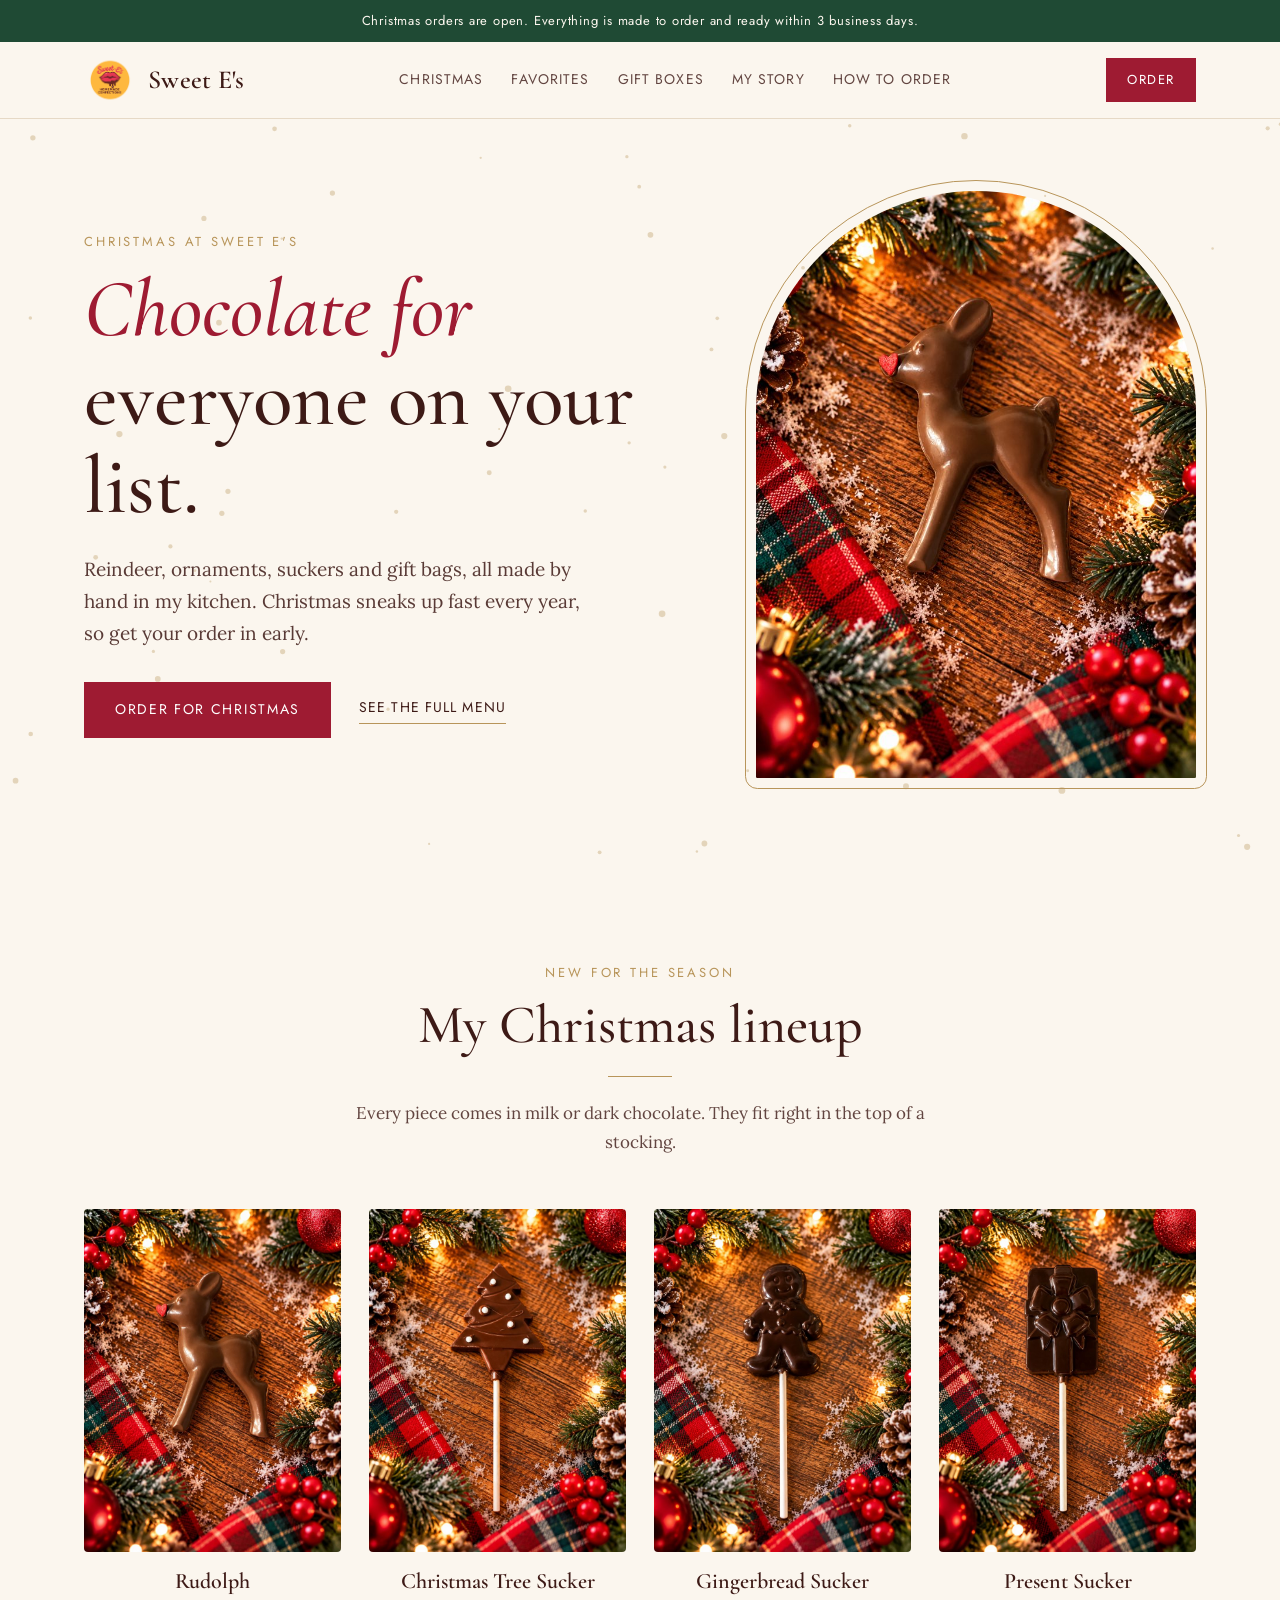
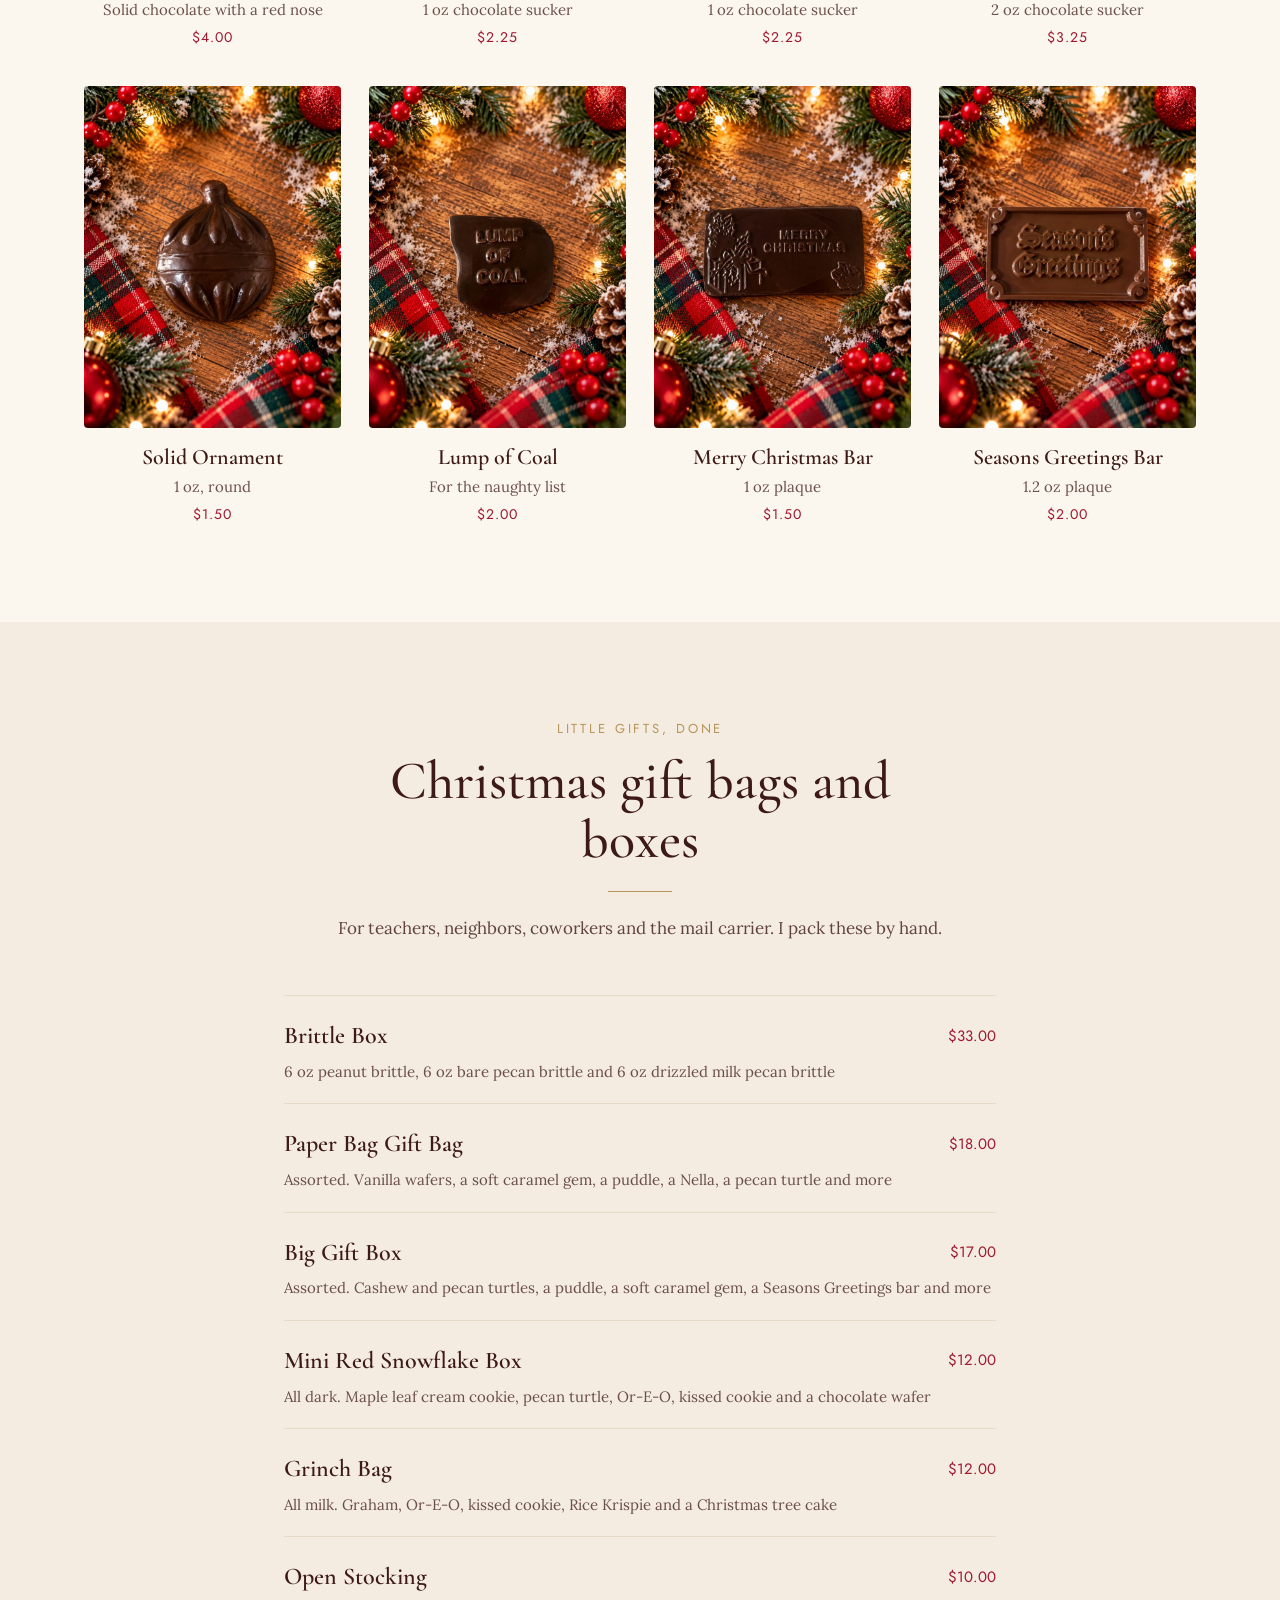
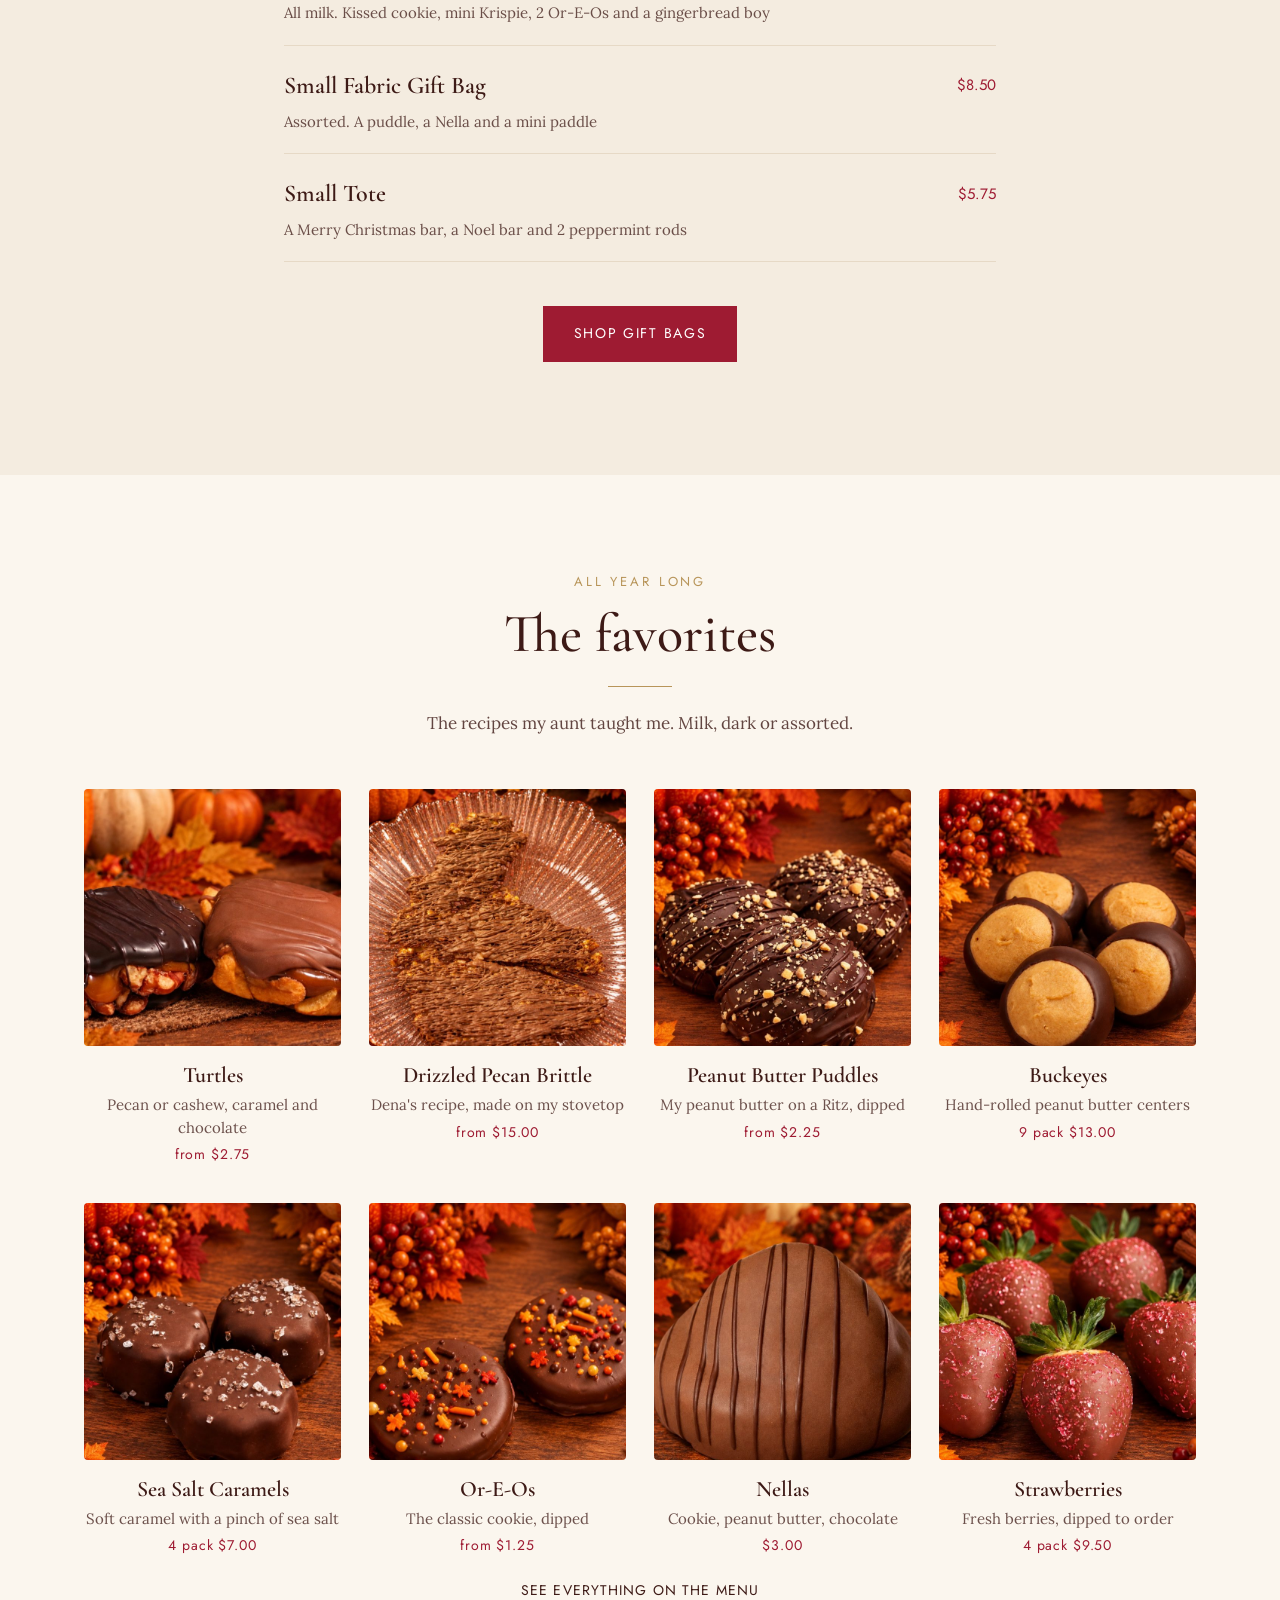
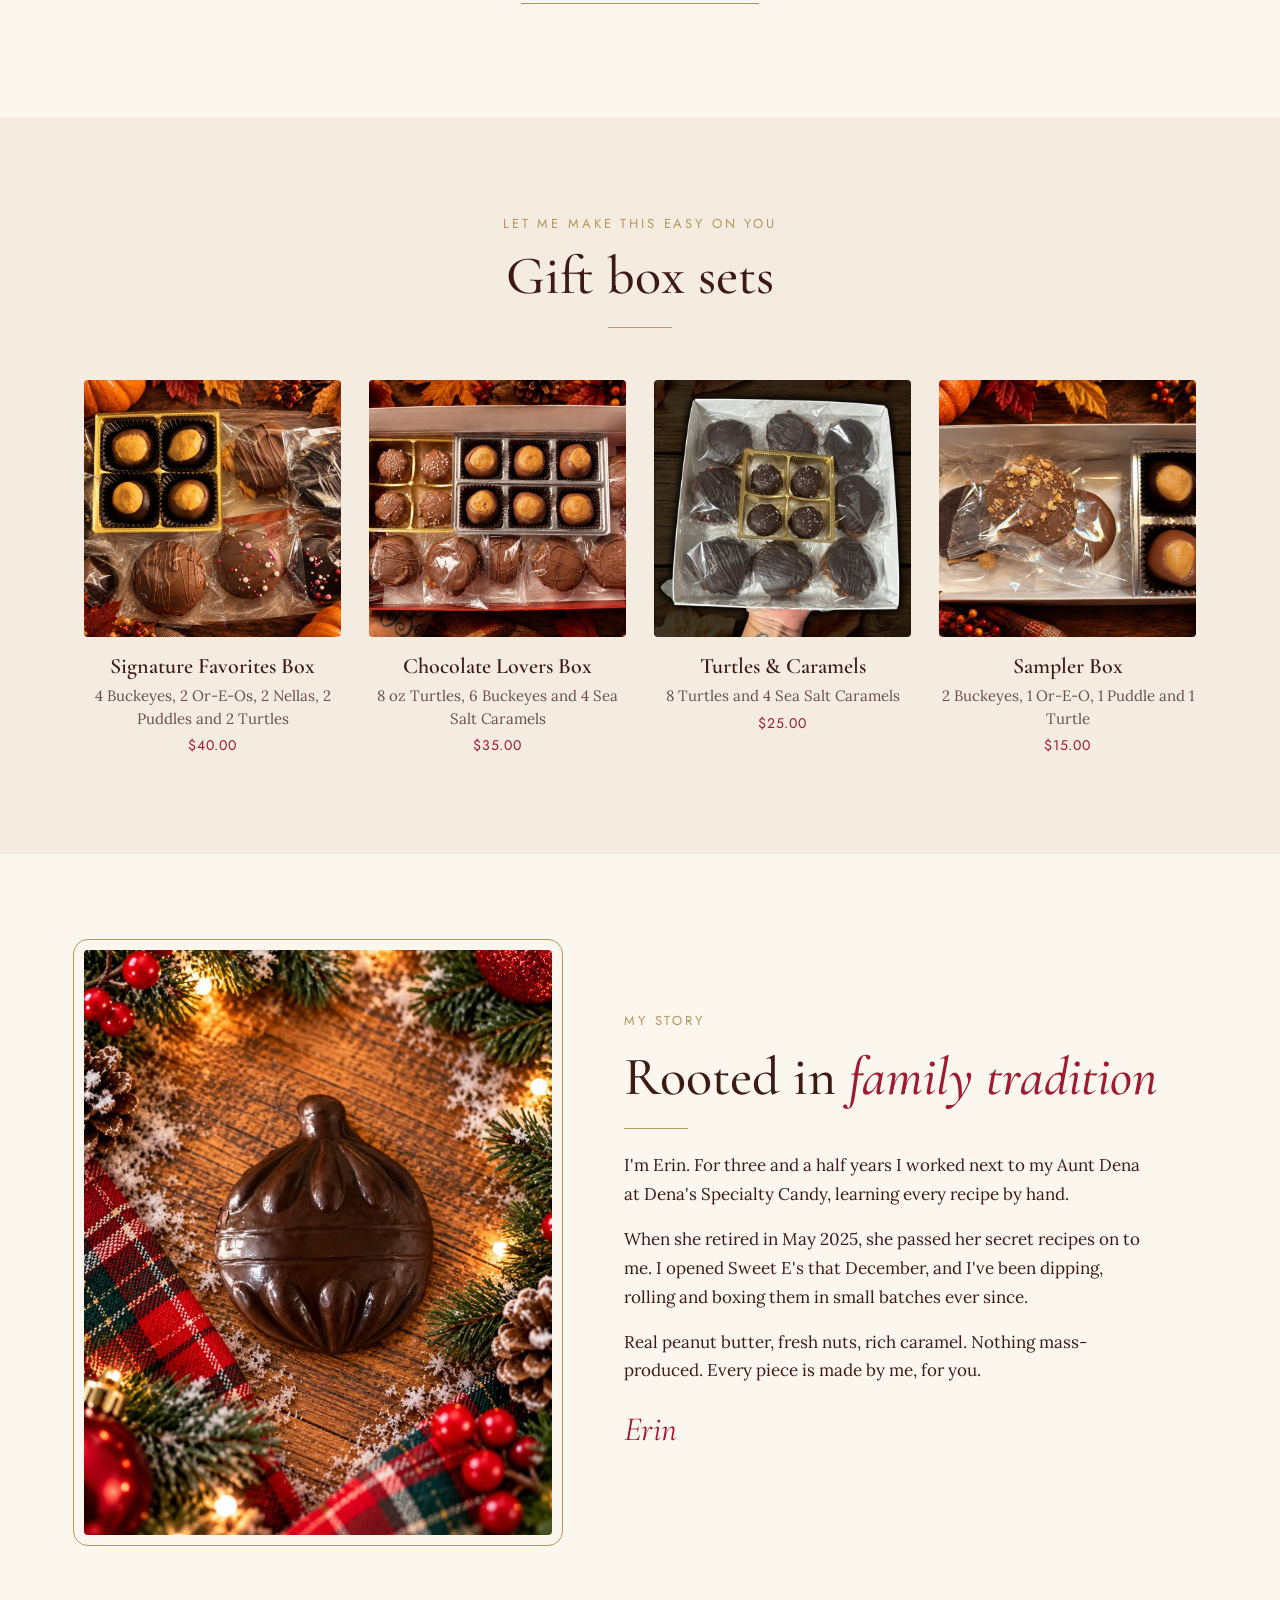
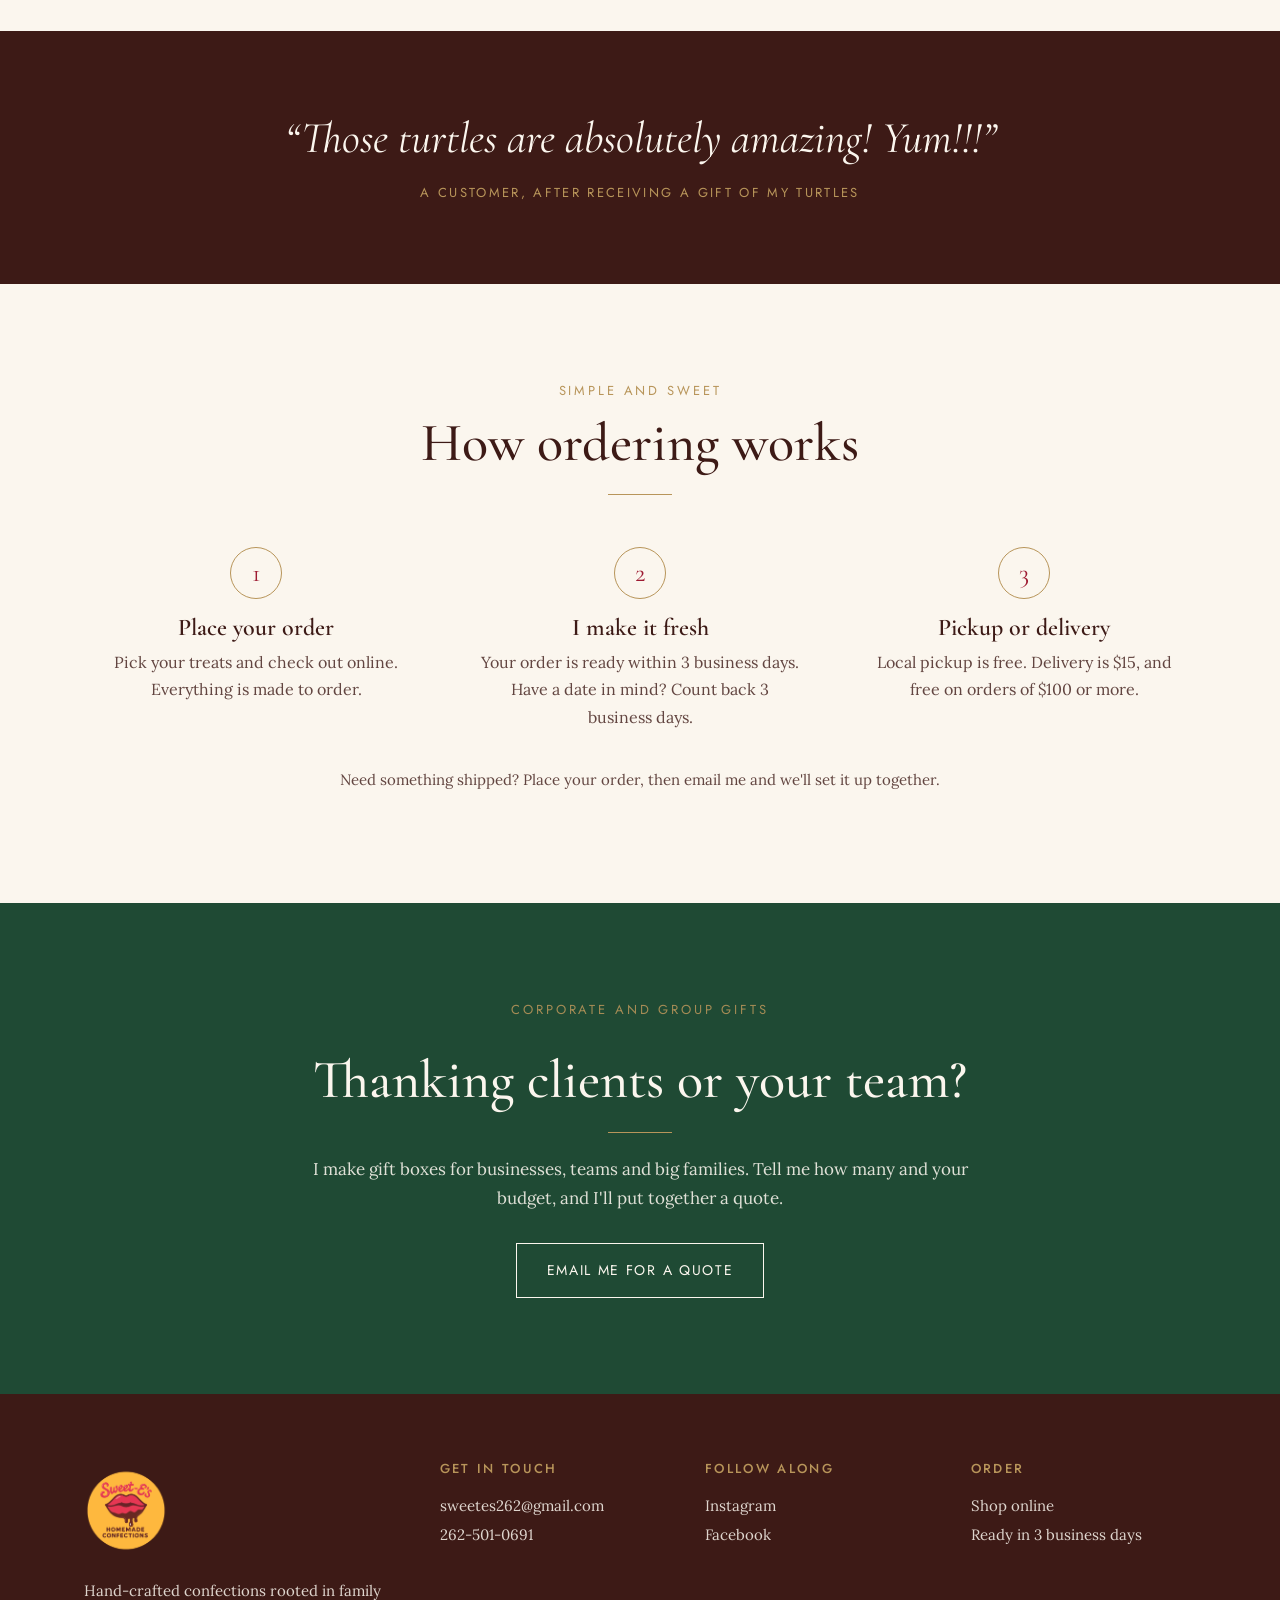
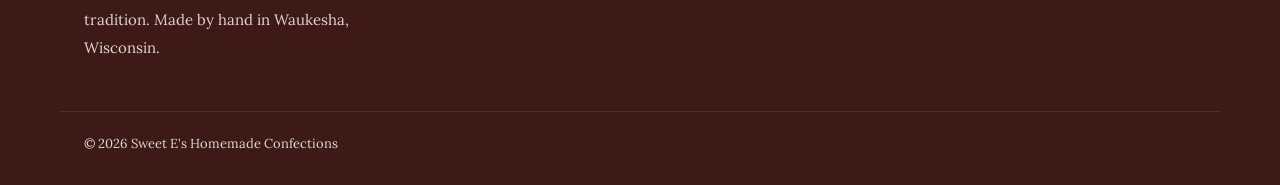
<file: sweetes-website/index.html>
<!doctype html>
<html lang="en">
<head>
<meta charset="utf-8">
<meta name="viewport" content="width=device-width, initial-scale=1">
<title>Sweet E's Homemade Confections | Handmade Chocolate in Waukesha, WI</title>
<meta name="description" content="Hand-crafted chocolate confections rooted in family tradition. Turtles, buckeyes, pecan brittle and gift boxes made by hand in Waukesha, Wisconsin.">
<link rel="icon" href="images/logo.png">
<link rel="preconnect" href="https://fonts.googleapis.com">
<link rel="preconnect" href="https://fonts.gstatic.com" crossorigin>
<link href="https://fonts.googleapis.com/css2?family=Cormorant+Garamond:ital,wght@0,500;0,600;1,500&family=Lora:ital,wght@0,400;0,500;1,400&family=Jost:wght@400;500&display=swap" rel="stylesheet">
<link rel="stylesheet" href="styles.css">
</head>
<body>

<div class="banner" id="banner"></div>

<header class="top">
  <div class="wrap top-inner">
    <a href="#" class="brand"><img src="images/logo.png" alt="Sweet E's Homemade Confections logo"><span>Sweet E's</span></a>
    <nav class="nav" id="nav">
      <a href="#season" id="nav-season">Christmas</a>
      <a href="#favorites">Favorites</a>
      <a href="#boxes">Gift boxes</a>
      <a href="#story">My story</a>
      <a href="#how">How to order</a>
    </nav>
    <a class="btn btn-small order-link" href="#">Order</a>
  </div>
</header>

<main>

  <section class="hero">
    <canvas id="snow" aria-hidden="true"></canvas>
    <div class="wrap hero-inner">
      <div class="hero-text">
        <p class="eyebrow" id="hero-eyebrow"></p>
        <h1><em id="hero-italic"></em><br><span id="hero-title"></span></h1>
        <p class="lead" id="hero-text"></p>
        <div class="hero-actions">
          <a class="btn order-link" id="hero-button" href="#"></a>
          <a class="text-link" href="#favorites">See the full menu</a>
        </div>
      </div>
      <div class="hero-art">
        <div class="arch"><img id="hero-image" src="" alt=""></div>
      </div>
    </div>
  </section>

  <section class="section" id="season" hidden>
    <div class="wrap">
      <div class="head">
        <p class="eyebrow" id="feat-eyebrow"></p>
        <h2 id="feat-title"></h2>
        <div class="rule"></div>
        <p id="feat-text"></p>
      </div>
      <div class="grid grid-4" id="feat-grid"></div>
    </div>
  </section>

  <section class="section tint" id="giftsets" hidden>
    <div class="wrap narrow">
      <div class="head">
        <p class="eyebrow" id="gift-eyebrow"></p>
        <h2 id="gift-title"></h2>
        <div class="rule"></div>
        <p id="gift-text"></p>
      </div>
      <ul class="menu-list" id="gift-list"></ul>
      <p class="center"><a class="btn order-link" href="#">Shop gift bags</a></p>
    </div>
  </section>

  <section class="section" id="favorites">
    <div class="wrap">
      <div class="head">
        <p class="eyebrow">All year long</p>
        <h2>The favorites</h2>
        <div class="rule"></div>
        <p>The recipes my aunt taught me. Milk, dark or assorted.</p>
      </div>
      <div class="grid grid-4">
        <article class="card"><div class="photo"><img src="images/products/turtles.jpg" alt="Pecan and cashew turtles" loading="lazy"></div><h3>Turtles</h3><p class="note">Pecan or cashew, caramel and chocolate</p><p class="price">from $2.75</p></article>
        <article class="card"><div class="photo"><img src="images/products/drizzled-pecan-brittle-1lb.jpg" alt="Drizzled pecan brittle" loading="lazy"></div><h3>Drizzled Pecan Brittle</h3><p class="note">Dena's recipe, made on my stovetop</p><p class="price">from $15.00</p></article>
        <article class="card"><div class="photo"><img src="images/products/peanut-butter-puddles.jpg" alt="Peanut butter puddles" loading="lazy"></div><h3>Peanut Butter Puddles</h3><p class="note">My peanut butter on a Ritz, dipped</p><p class="price">from $2.25</p></article>
        <article class="card"><div class="photo"><img src="images/products/buckeyes.jpg" alt="Buckeyes" loading="lazy"></div><h3>Buckeyes</h3><p class="note">Hand-rolled peanut butter centers</p><p class="price">9 pack $13.00</p></article>
        <article class="card"><div class="photo"><img src="images/products/sea-salt-caramels.jpg" alt="Sea salt caramels" loading="lazy"></div><h3>Sea Salt Caramels</h3><p class="note">Soft caramel with a pinch of sea salt</p><p class="price">4 pack $7.00</p></article>
        <article class="card"><div class="photo"><img src="images/products/or-e-os.jpg" alt="Chocolate dipped Or-E-Os" loading="lazy"></div><h3>Or-E-Os</h3><p class="note">The classic cookie, dipped</p><p class="price">from $1.25</p></article>
        <article class="card"><div class="photo"><img src="images/products/nellas.jpg" alt="Nellas" loading="lazy"></div><h3>Nellas</h3><p class="note">Cookie, peanut butter, chocolate</p><p class="price">$3.00</p></article>
        <article class="card"><div class="photo"><img src="images/products/strawberries.jpg" alt="Chocolate covered strawberries" loading="lazy"></div><h3>Strawberries</h3><p class="note">Fresh berries, dipped to order</p><p class="price">4 pack $9.50</p></article>
      </div>
      <p class="center"><a class="text-link order-link" href="#">See everything on the menu</a></p>
    </div>
  </section>

  <section class="section tint" id="boxes">
    <div class="wrap">
      <div class="head">
        <p class="eyebrow">Let me make this easy on you</p>
        <h2>Gift box sets</h2>
        <div class="rule"></div>
      </div>
      <div class="grid grid-4">
        <article class="card"><div class="photo"><img src="images/products/signature-favorites-box.jpg" alt="Signature Favorites Box" loading="lazy" class="no-zoom"></div><h3>Signature Favorites Box</h3><p class="note">4 Buckeyes, 2 Or-E-Os, 2 Nellas, 2 Puddles and 2 Turtles</p><p class="price">$40.00</p></article>
        <article class="card"><div class="photo"><img src="images/products/chocolate-lovers-box.jpg" alt="Chocolate Lovers Box" loading="lazy" class="no-zoom"></div><h3>Chocolate Lovers Box</h3><p class="note">8 oz Turtles, 6 Buckeyes and 4 Sea Salt Caramels</p><p class="price">$35.00</p></article>
        <article class="card"><div class="photo"><img src="images/products/turtles-and-caramels.jpg" alt="Turtles and Caramels box" loading="lazy" class="no-zoom"></div><h3>Turtles &amp; Caramels</h3><p class="note">8 Turtles and 4 Sea Salt Caramels</p><p class="price">$25.00</p></article>
        <article class="card"><div class="photo"><img src="images/products/sampler-box.jpg" alt="Sampler Box" loading="lazy" class="no-zoom"></div><h3>Sampler Box</h3><p class="note">2 Buckeyes, 1 Or-E-O, 1 Puddle and 1 Turtle</p><p class="price">$15.00</p></article>
      </div>
    </div>
  </section>

  <section class="section" id="story">
    <div class="wrap story">
      <div class="story-art"><img id="story-image" src="images/products/bare-pecan-brittle.jpg" alt="Handmade chocolate from Sweet E's"></div>
      <div class="story-text">
        <p class="eyebrow">My story</p>
        <h2>Rooted in <em>family tradition</em></h2>
        <div class="rule left"></div>
        <p>I'm Erin. For three and a half years I worked next to my Aunt Dena at Dena's Specialty Candy, learning every recipe by hand.</p>
        <p>When she retired in May 2025, she passed her secret recipes on to me. I opened Sweet E's that December, and I've been dipping, rolling and boxing them in small batches ever since.</p>
        <p>Real peanut butter, fresh nuts, rich caramel. Nothing mass-produced. Every piece is made by me, for you.</p>
        <p class="signature">Erin</p>
      </div>
    </div>
  </section>

  <section class="section quote-band">
    <div class="wrap narrow center">
      <p class="quote">&ldquo;Those turtles are absolutely amazing! Yum!!!&rdquo;</p>
      <p class="quote-by">A customer, after receiving a gift of my turtles</p>
    </div>
  </section>

  <section class="section" id="how">
    <div class="wrap">
      <div class="head">
        <p class="eyebrow">Simple and sweet</p>
        <h2>How ordering works</h2>
        <div class="rule"></div>
      </div>
      <div class="steps">
        <div class="step"><span class="num">1</span><h3>Place your order</h3><p>Pick your treats and check out online. Everything is made to order.</p></div>
        <div class="step"><span class="num">2</span><h3>I make it fresh</h3><p>Your order is ready within 3 business days. Have a date in mind? Count back 3 business days.</p></div>
        <div class="step"><span class="num">3</span><h3>Pickup or delivery</h3><p>Local pickup is free. Delivery is $15, and free on orders of $100 or more.</p></div>
      </div>
      <p class="center small">Need something shipped? Place your order, then email me and we'll set it up together.</p>
    </div>
  </section>

  <section class="section corp">
    <div class="wrap narrow center">
      <p class="eyebrow">Corporate and group gifts</p>
      <h2>Thanking clients or your team?</h2>
      <div class="rule"></div>
      <p>I make gift boxes for businesses, teams and big families. Tell me how many and your budget, and I'll put together a quote.</p>
      <a class="btn btn-ghost" href="mailto:sweetes262@gmail.com?subject=Group%20gift%20quote">Email me for a quote</a>
    </div>
  </section>

</main>

<footer class="foot">
  <div class="wrap foot-inner">
    <div>
      <img src="images/logo.png" alt="" class="foot-logo">
      <p>Hand-crafted confections rooted in family tradition. Made by hand in Waukesha, Wisconsin.</p>
    </div>
    <div>
      <h4>Get in touch</h4>
      <p><a href="mailto:sweetes262@gmail.com">sweetes262@gmail.com</a><br><a href="tel:+12625010691">262-501-0691</a></p>
    </div>
    <div>
      <h4>Follow along</h4>
      <p><a href="https://www.instagram.com/sweetesconfections" target="_blank" rel="noopener">Instagram</a><br><a href="https://www.facebook.com/sweetesconfections" target="_blank" rel="noopener">Facebook</a></p>
    </div>
    <div>
      <h4>Order</h4>
      <p><a class="order-link" href="#">Shop online</a><br>Ready in 3 business days</p>
    </div>
  </div>
  <p class="wrap legal">&copy; <span id="year"></span> Sweet E's Homemade Confections</p>
</footer>

<script src="seasons.js"></script>
<script src="site.js"></script>
</body>
</html>
</file>
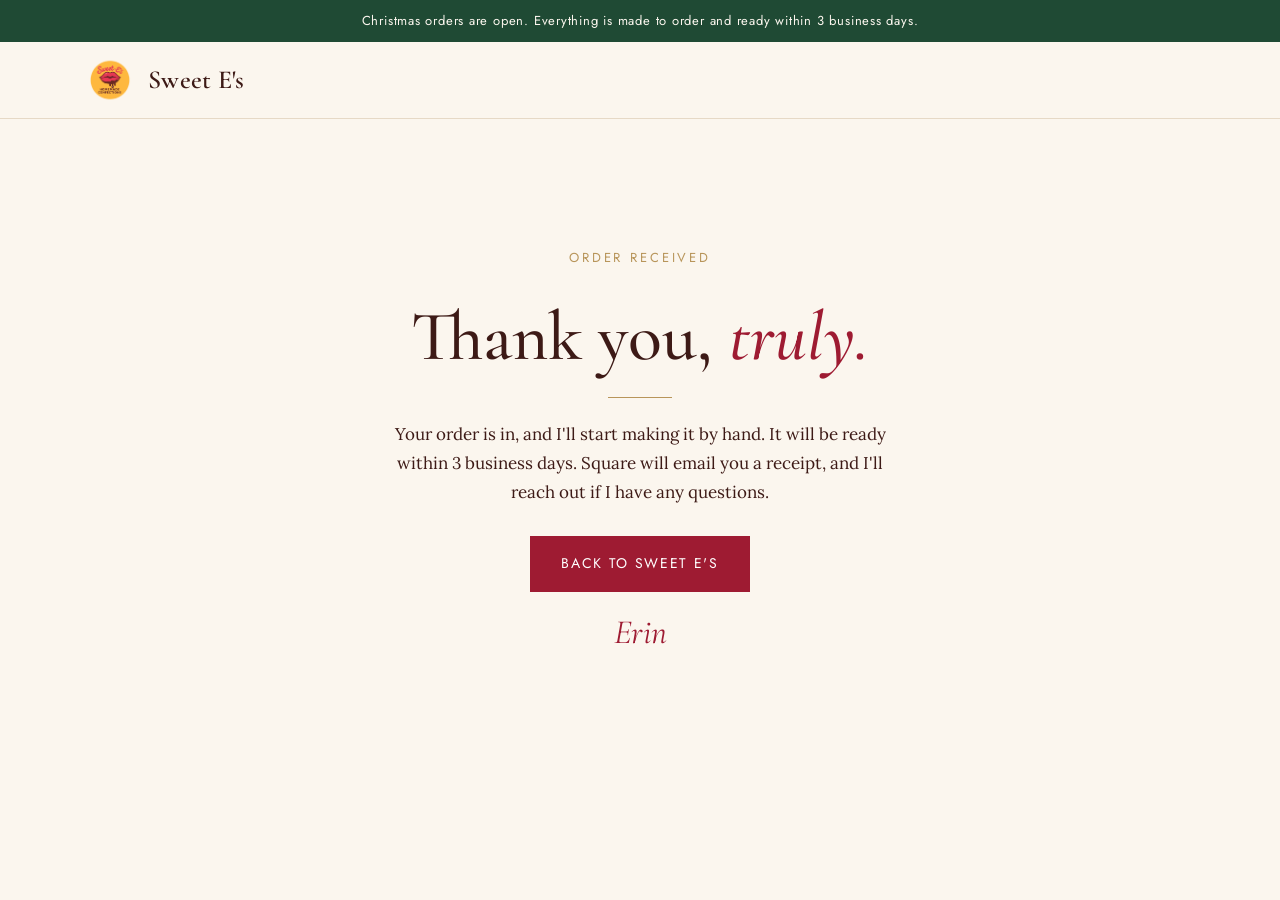
<file: sweetes-website/thank-you.html>
<!doctype html>
<html lang="en">
<head>
<meta charset="utf-8">
<meta name="viewport" content="width=device-width, initial-scale=1">
<title>Thank you | Sweet E's Homemade Confections</title>
<link rel="icon" href="images/logo.png">
<link href="https://fonts.googleapis.com/css2?family=Cormorant+Garamond:ital,wght@0,500;0,600;1,500&family=Lora:ital,wght@0,400;0,500;1,400&family=Jost:wght@400;500&display=swap" rel="stylesheet">
<link rel="stylesheet" href="styles.css">
</head>
<body>
<div class="banner" id="banner"></div>
<header class="top"><div class="wrap top-inner"><a href="index.html" class="brand"><img src="images/logo.png" alt="Sweet E's logo"><span>Sweet E's</span></a></div></header>
<main class="thanks"><div class="wrap">
  <p class="eyebrow">Order received</p>
  <h1>Thank you, <em>truly.</em></h1>
  <div class="rule"></div>
  <p>Your order is in, and I'll start making it by hand. It will be ready within 3 business days. Square will email you a receipt, and I'll reach out if I have any questions.</p>
  <a class="btn" href="index.html">Back to Sweet E's</a>
  <p class="signature" style="margin-top:36px">Erin</p>
</div></main>
<script src="seasons.js"></script>
<script>
(function(){var s=SEASONS[ACTIVE_SEASON]||SEASONS.everyday;Object.keys(s.colors).forEach(function(k){document.documentElement.style.setProperty('--'+k,s.colors[k])});document.getElementById('banner').textContent=s.banner;try{localStorage.removeItem('sweetes-bag-v1')}catch(e){}})();
</script>
</body>
</html>
</file>
<file: sweetes-website/styles.css>
:root{
[hidden]{display:none!important}
  --paper:#fbf6ee; --ink:#3d1a16; --accent:#9e1b32; --deep:#1f4a34; --gold:#b8955a;
  --tint:#f4ece0; --line:#e6d9c6;
  --display:'Cormorant Garamond', Georgia, serif;
  --body:'Lora', Georgia, serif;
  --label:'Jost', system-ui, sans-serif;
}
*{box-sizing:border-box}
html{scroll-behavior:smooth;scroll-padding-top:80px}
body{margin:0;background:var(--paper);color:var(--ink);font-family:var(--body);font-size:17px;line-height:1.7;-webkit-font-smoothing:antialiased}
img{max-width:100%;display:block}
a{color:inherit}
.wrap{width:100%;max-width:1160px;margin:0 auto;padding:0 24px}
.narrow{max-width:760px}
.center{text-align:center}
.small{font-size:15px;opacity:.8}

/* banner */
.banner{background:var(--deep);color:var(--paper);text-align:center;font-family:var(--label);font-size:13px;letter-spacing:.06em;padding:10px 16px}

/* header */
.top{position:sticky;top:env(safe-area-inset-top,0px);z-index:20;background:color-mix(in srgb,var(--paper) 92%,transparent);backdrop-filter:blur(6px);border-bottom:1px solid var(--line)}
.top-inner{display:flex;align-items:center;justify-content:space-between;gap:24px;height:76px}
.brand{display:flex;align-items:center;gap:12px;text-decoration:none}
.brand img{width:52px;height:52px;object-fit:contain}
.brand span{font-family:var(--display);font-size:26px;font-weight:600;letter-spacing:.01em}
.nav{display:flex;gap:28px;font-family:var(--label);font-size:14px;letter-spacing:.08em;text-transform:uppercase}
.nav a{text-decoration:none;opacity:.8;padding:4px 0;border-bottom:1px solid transparent}
.nav a:hover{opacity:1;border-color:var(--gold)}

/* buttons */
.btn{display:inline-block;background:var(--accent);color:#fff;text-decoration:none;font-family:var(--label);font-size:14px;letter-spacing:.12em;text-transform:uppercase;padding:15px 30px;border:1px solid var(--accent);transition:background .2s,color .2s}
.btn:hover{background:transparent;color:var(--accent)}
.btn-small{padding:10px 20px;font-size:13px}
.btn-ghost{background:transparent;color:var(--paper);border-color:var(--paper)}
.btn-ghost:hover{background:var(--paper);color:var(--deep)}
.text-link{font-family:var(--label);font-size:14px;letter-spacing:.08em;text-transform:uppercase;text-decoration:none;border-bottom:1px solid var(--gold);padding-bottom:3px}

/* type */
.eyebrow{font-family:var(--label);font-size:13px;letter-spacing:.22em;text-transform:uppercase;color:var(--gold);margin:0 0 12px}
h1,h2,h3{font-family:var(--display);font-weight:500;line-height:1.08;margin:0}
h1{font-size:clamp(46px,6.4vw,82px);color:var(--ink)}
h1 em,h2 em{color:var(--accent)}
h2{font-size:clamp(36px,4.4vw,54px)}
h3{font-size:24px;font-weight:600}
.lead{font-size:19px;max-width:500px;opacity:.85;margin:22px 0 32px}
.rule{width:64px;height:1px;background:var(--gold);margin:22px auto}
.rule.left{margin-left:0}

/* hero */
.hero{position:relative;overflow:hidden;padding:72px 0 88px}
#snow{position:absolute;inset:0;width:100%;height:100%;pointer-events:none}
.hero-inner{position:relative;display:grid;grid-template-columns:1.1fr .9fr;gap:56px;align-items:center}
.hero-actions{display:flex;align-items:center;gap:28px;flex-wrap:wrap}
.arch{position:relative;border-radius:999px 999px 6px 6px;overflow:hidden;aspect-ratio:3/4;max-width:440px;margin-left:auto;outline:1px solid var(--gold);outline-offset:10px}
.arch img{width:100%;height:100%;object-fit:cover}

/* sections */
.section{padding:96px 0}
.tint{background:var(--tint)}
.head{text-align:center;max-width:620px;margin:0 auto 52px}
.head p:last-child{margin:0;opacity:.8}
.grid{display:grid;gap:36px 28px}
.grid-4{grid-template-columns:repeat(4,1fr)}
.card{text-align:center}
.card .photo{aspect-ratio:1/1;overflow:hidden;border-radius:4px;background:var(--line);margin-bottom:18px}
.card .photo img{width:100%;height:100%;object-fit:cover;transform:scale(1.32);transform-origin:50% 72%;transition:transform .6s}
.card .photo img.no-zoom{transform:none}
.card:hover .photo img{transform:scale(1.4)}
.card:hover .photo img.no-zoom{transform:scale(1.05)}
.card .photo.tall{aspect-ratio:3/4}
.card .photo.tall img{transform:none}
.card:hover .photo.tall img{transform:scale(1.05)}
.card h3{font-size:22px}
.note{font-size:15px;opacity:.75;margin:6px 0 4px;line-height:1.5}
.price{font-family:var(--label);font-size:14px;letter-spacing:.06em;color:var(--accent);margin:0}

/* gift list */
.menu-list{list-style:none;padding:0;margin:0 0 44px}
.menu-list li{display:grid;grid-template-columns:1fr auto;gap:4px 24px;padding:20px 0;border-bottom:1px solid var(--line)}
.menu-list li:first-child{border-top:1px solid var(--line)}
.menu-list .n{font-family:var(--display);font-size:24px;font-weight:600}
.menu-list .p{font-family:var(--label);color:var(--accent);font-size:15px;align-self:center}
.menu-list .d{grid-column:1/-1;font-size:15px;opacity:.75;line-height:1.5}

/* story */
.story{display:grid;grid-template-columns:.9fr 1.1fr;gap:72px;align-items:center}
.story-art img{width:100%;aspect-ratio:4/5;object-fit:cover;object-position:50% 70%;border-radius:4px;outline:1px solid var(--gold);outline-offset:10px}
.story-text p{margin:0 0 16px;max-width:520px}
.signature{font-family:var(--display);font-style:italic;font-size:34px;color:var(--accent);margin-top:12px!important}

/* quote */
.quote-band{background:var(--ink);color:var(--paper);padding:80px 0}
.quote{font-family:var(--display);font-style:italic;font-size:clamp(30px,4vw,44px);line-height:1.25;margin:0 0 16px}
.quote-by{font-family:var(--label);font-size:13px;letter-spacing:.18em;text-transform:uppercase;color:var(--gold);margin:0}

/* steps */
.steps{display:grid;grid-template-columns:repeat(3,1fr);gap:40px;margin-bottom:36px}
.step{text-align:center;padding:0 12px}
.num{display:inline-flex;width:52px;height:52px;border-radius:50%;border:1px solid var(--gold);align-items:center;justify-content:center;font-family:var(--display);font-size:26px;color:var(--accent);margin-bottom:16px}
.step p{font-size:16px;opacity:.8;margin:8px 0 0}

/* corporate */
.corp{background:var(--deep);color:var(--paper)}
.corp h2{color:var(--paper)}
.corp p{opacity:.88;margin:0 0 30px}

/* footer */
.foot{background:var(--ink);color:var(--paper);padding:64px 0 28px;font-size:15px}
.foot-inner{display:grid;grid-template-columns:1.4fr 1fr 1fr 1fr;gap:40px}
.foot-logo{width:84px;margin-bottom:14px}
.foot h4{font-family:var(--label);font-weight:500;font-size:13px;letter-spacing:.18em;text-transform:uppercase;color:var(--gold);margin:0 0 12px}
.foot p{margin:0;opacity:.85;line-height:1.9}
.foot a{text-decoration:none}
.foot a:hover{text-decoration:underline}
.legal{margin:48px auto 0!important;padding-top:20px;border-top:1px solid rgba(255,255,255,.12);font-size:13px;opacity:.6}

/* responsive */
@media (max-width:980px){
  .nav{display:none}
  .grid-4{grid-template-columns:repeat(2,1fr)}
  .hero-inner,.story{grid-template-columns:1fr;gap:48px}
  .arch{margin:0 auto;max-width:360px}
  .foot-inner{grid-template-columns:1fr 1fr}
}
@media (max-width:640px){
  body{font-size:16px}
  .wrap{padding:0 16px}
  .section{padding:68px 0}
  .hero{padding:44px 0 64px}
  .top-inner{height:66px}
  .arch{max-width:290px}
  .brand img{width:42px;height:42px}
  .brand span{font-size:22px}
  .grid{gap:28px 14px}
  .card h3{font-size:19px}
  .note{font-size:13px}
  .steps{grid-template-columns:1fr;gap:32px}
  .foot-inner{grid-template-columns:1fr}
  .menu-list .n{font-size:21px}
}
@media (prefers-reduced-motion:reduce){#snow{display:none}html{scroll-behavior:auto}}

/* ===== shop page ===== */
.sr-only{position:absolute;width:1px;height:1px;overflow:hidden;clip:rect(0 0 0 0);white-space:nowrap}
:focus-visible{outline:2px solid var(--accent);outline-offset:2px}
.no-scroll{overflow:hidden}
.bag-btn{cursor:pointer;display:inline-flex;gap:8px;align-items:center}
.bag-btn span{display:inline-grid;place-items:center;min-width:22px;height:22px;border-radius:11px;background:var(--paper);color:var(--accent);font-size:12px;padding:0 6px}
.bag-btn:hover span{background:var(--accent);color:var(--paper)}
.shop-head{padding:56px 0 8px}
.shop-title{font-size:clamp(44px,6vw,72px)}
.shop-head .lead{max-width:640px;margin:16px 0 0}
.loading{padding:60px 0;opacity:.7}
.chips{display:flex;gap:10px;flex-wrap:wrap;margin:28px 0 8px}
.chips a{font-family:var(--label);font-size:13px;letter-spacing:.08em;text-transform:uppercase;text-decoration:none;border:1px solid var(--line);padding:8px 16px;border-radius:999px;background:#fff8}
.chips a:hover{border-color:var(--gold)}
.menu-sec{padding:44px 0 20px;scroll-margin-top:90px}
.sec-head h2{font-size:clamp(32px,3.6vw,44px)}
.sec-head .rule{margin:14px 0 28px}
.p-grid{display:grid;grid-template-columns:repeat(auto-fill,minmax(250px,1fr));gap:28px}
.p-card{display:flex;flex-direction:column;background:#fffdf9;border:1px solid var(--line);border-radius:6px;overflow:hidden;min-width:0}
.p-photo{aspect-ratio:1/1;overflow:hidden;background:var(--tint)}
.p-photo img{width:100%;height:100%;object-fit:cover}
.ph{display:block;background:var(--tint)}
.ph.big{width:100%;height:100%;display:grid;place-items:center}
.ph.big img{width:38%;height:auto;opacity:.55}
.p-body{display:flex;flex-direction:column;gap:6px;padding:18px 18px 20px;flex:1}
.p-body h3{font-size:23px}
.p-tag{font-family:var(--label);font-size:12px;letter-spacing:.12em;text-transform:uppercase;color:var(--gold);margin:0}
.p-desc{font-size:14px;line-height:1.55;opacity:.75;margin:0;display:-webkit-box;-webkit-line-clamp:3;-webkit-box-orient:vertical;overflow:hidden}
.p-buy{margin-top:auto;padding-top:12px;display:flex;flex-direction:column;gap:12px}
.p-price{font-family:var(--label);color:var(--accent);font-size:16px;margin:0}
.input{width:100%;font:inherit;font-size:15px;color:var(--ink);background:#fff;border:1px solid var(--line);border-radius:4px;padding:10px 12px}
.sel{font-size:14px;appearance:auto}
.buy-row{display:flex;gap:10px;align-items:stretch}
.qty{display:inline-flex;align-items:center;border:1px solid var(--line);border-radius:4px;background:#fff}
.qty button{width:36px;height:100%;min-height:44px;border:0;background:none;font-size:18px;color:var(--ink);cursor:pointer}
.qty span{min-width:22px;text-align:center;font-family:var(--label)}
.qty.small button{min-height:30px;width:30px}
.btn-add{flex:1;padding:12px 10px;cursor:pointer;font-size:13px}
.btn-block{width:100%;cursor:pointer}
.btn:disabled{opacity:.6;cursor:wait}
.link-btn{background:none;border:0;padding:0;font:inherit;font-size:13px;color:var(--accent);text-decoration:underline;cursor:pointer}

/* drawer */
.drawer{position:fixed;inset:0;z-index:50;visibility:hidden}
.drawer.open{visibility:visible}
.drawer-scrim{position:absolute;inset:0;background:rgba(40,20,15,.45);opacity:0;transition:opacity .25s}
.drawer.open .drawer-scrim{opacity:1}
.drawer-panel{position:absolute;top:0;right:0;bottom:0;width:min(440px,100%);background:var(--paper);display:flex;flex-direction:column;transform:translateX(100%);transition:transform .3s ease;padding-top:env(safe-area-inset-top,0px);padding-bottom:env(safe-area-inset-bottom,0px)}
.drawer.open .drawer-panel{transform:none}
.drawer-head{display:flex;justify-content:space-between;align-items:center;padding:18px 22px;border-bottom:1px solid var(--line)}
.drawer-head h2{font-size:32px}
.icon-btn{background:none;border:0;font-size:32px;line-height:1;color:var(--ink);cursor:pointer;padding:4px 8px}
.drawer-body{flex:1;overflow-y:auto;padding:8px 22px 20px}
.bag-list{list-style:none;margin:0;padding:0}
.bag-item{display:grid;grid-template-columns:64px 1fr auto;gap:14px;padding:16px 0;border-bottom:1px solid var(--line);align-items:start}
.bag-item img,.bag-item .ph{width:64px;height:64px;object-fit:cover;border-radius:4px}
.bi-text{min-width:0}
.bi-name{font-family:var(--display);font-size:20px;font-weight:600;margin:0;line-height:1.2}
.bi-var{font-size:13px;opacity:.7;margin:2px 0 8px}
.bi-right{text-align:right}
.bi-price{font-family:var(--label);margin:0 0 6px}
.bag-empty{padding:40px 0;text-align:center;opacity:.7}
.bag-options{padding-top:18px}
.choice{border:0;padding:0;margin:0 0 18px}
.choice legend{font-family:var(--label);font-size:13px;letter-spacing:.12em;text-transform:uppercase;color:var(--gold);margin-bottom:10px}
.choice label{display:flex;gap:10px;align-items:center;padding:12px 14px;border:1px solid var(--line);border-radius:4px;margin-bottom:8px;cursor:pointer;background:#fff}
.choice label:has(input:checked){border-color:var(--accent)}
.choice span{flex:1;display:flex;justify-content:space-between}
.choice em{font-style:normal;font-family:var(--label);font-size:14px;color:var(--accent)}
.field{display:block;font-size:14px;margin:14px 0 6px}
.opt{opacity:.6}
.drawer-foot{border-top:1px solid var(--line);padding:16px 22px 20px;background:var(--tint)}
.sum{display:flex;justify-content:space-between;font-family:var(--label);font-size:16px}
.small-sum{font-size:14px;opacity:.8;margin-top:4px}
.tax-note,.secure{font-size:13px;opacity:.7;margin:6px 0 12px}
.secure{text-align:center;margin:10px 0 0}
.checkout-msg{color:var(--accent);font-size:14px;margin:8px 0 0}
.checkout-msg:empty{display:none}
.toast{position:fixed;left:50%;bottom:calc(20px + env(safe-area-inset-bottom,0px));transform:translate(-50%,30px);background:var(--ink);color:var(--paper);padding:12px 18px;border-radius:6px;font-size:14px;opacity:0;pointer-events:none;transition:all .25s;z-index:60;max-width:calc(100% - 32px)}
.toast.show{opacity:1;transform:translate(-50%,0);pointer-events:auto}
.toast .link-btn{color:var(--gold);margin-left:8px}
.thanks{padding:110px 0;text-align:center}
.thanks h1{font-size:clamp(44px,6vw,70px)}
.thanks p{max-width:520px;margin:18px auto 30px}
@media (max-width:980px){.shop-page .nav{display:none}}
@media (max-width:640px){.p-grid{grid-template-columns:1fr 1fr;gap:14px}.p-body{padding:12px}.p-body h3{font-size:19px}.p-desc{display:none}.buy-row{flex-direction:column}.qty{justify-content:space-between}.btn-add{padding:12px 6px}}
</file>
